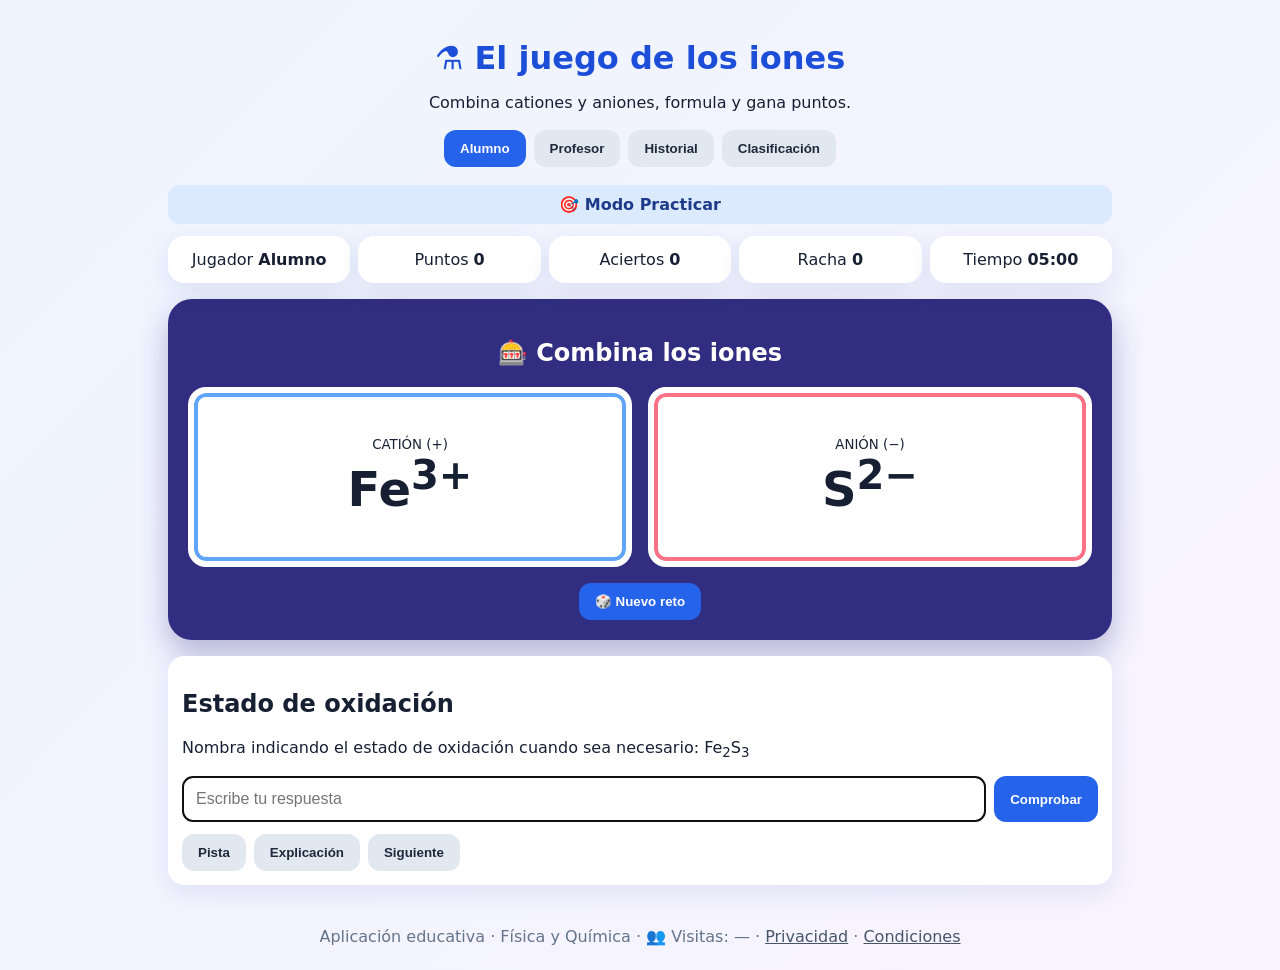
<file: index.html>
<!doctype html>
<html lang="es"><head><meta charset="utf-8"><meta name="viewport" content="width=device-width,initial-scale=1,viewport-fit=cover"><meta name="theme-color" content="#2563eb"><meta name="description" content="Juego educativo para practicar iones, formulación y nomenclatura química"><link rel="manifest" href="./manifest.webmanifest"><link rel="stylesheet" href="./style.css"><title>El juego de los iones</title></head>
<body><main class="app"><header><h1>⚗️ El juego de los iones</h1><p>Combina cationes y aniones, formula y gana puntos.</p></header>
<nav><button data-view="student" class="active">Alumno</button><button data-view="teacher">Profesor</button><button data-view="history">Historial</button><button data-view="ranking">Clasificación</button></nav>
<section id="student" class="view active"><div id="learningModeBanner" class="mode-banner"></div><div class="stats"><div>Jugador <b id="playerName">Alumno</b></div><div>Puntos <b id="score">0</b></div><div>Aciertos <b id="correctAnswers">0</b></div><div>Racha <b id="streak">0</b></div><div>Tiempo <b id="timer">05:00</b></div></div>
<div class="machine"><h2>🎰 Combina los iones</h2><div class="slots"><article class="slot cation"><small>CATIÓN (+)</small><strong id="cationSymbol"></strong><span id="cationName"></span></article><article class="slot anion"><small>ANIÓN (−)</small><strong id="anionSymbol"></strong><span id="anionName"></span></article></div><button id="spinButton" class="primary">🎲 Nuevo reto</button></div>
<div class="exercise"><h2 id="exerciseTitle">Formula el compuesto</h2><p id="exerciseQuestion"></p><form id="answerForm"><input id="answerInput" autocomplete="off" autocapitalize="off" placeholder="Escribe tu respuesta" required><button class="primary">Comprobar</button></form><div id="feedback" aria-live="polite"></div><div class="actions"><button id="hintButton" type="button">Pista</button><button id="explanationButton" type="button">Explicación</button><button id="nextButton" type="button">Siguiente</button></div><div id="explanationPanel" class="hidden"></div></div></section>
<section id="teacher" class="view"><h2>👩‍🏫 Panel del profesor</h2><div class="formgrid"><label>Modo de trabajo<select id="workMode"><option value="learn">Aprender</option><option value="practice" selected>Practicar</option><option value="exam">Examen</option></select></label><label>Nombre del alumno<input id="studentNameInput" value="Alumno" maxlength="40"></label><label>Tipo de ejercicio<select id="exerciseType"><option value="mixed">Mixto</option><option value="formula">Fórmula</option><option value="stock">Estado de oxidación</option><option value="systematic">Composición (prefijos)</option></select></label><label>Familia de compuestos<select id="compoundFamily"></select></label><label>Dificultad<select id="difficulty"><option value="easy">Fácil · solo óxidos</option><option value="medium" selected>Medio · compuestos binarios</option><option value="hard">Difícil · hasta compuestos ternarios</option><option value="expert">Experto · todos los compuestos</option></select></label><label id="timeLabel">Tiempo<select id="gameTime"><option value="60">1 minuto</option><option value="180">3 minutos</option><option value="300" selected>5 minutos</option><option value="600">10 minutos</option><option value="0">Sin límite</option></select></label><label id="examQuestionsLabel" class="hidden">Preguntas del examen<select id="examQuestions"><option value="10" selected>10 preguntas</option><option value="20">20 preguntas</option><option value="30">30 preguntas</option></select></label></div><div id="modeHelp" class="mode-help"></div><div class="actions"><button id="saveConfiguration" class="primary">Guardar y comenzar</button><button id="resetGame">Reiniciar partida</button><button id="exportCsv">Exportar puntuaciones CSV</button></div><p class="note"><b>Progresión:</b> Fácil: solo óxidos; Medio: compuestos binarios; Difícil: compuestos binarios y ternarios; Experto: banco completo, incluidas sales ácidas. Las puntuaciones e historial se guardan localmente en este dispositivo.</p></section>
<section id="examResult" class="view"><h2>📝 Resultado del examen</h2><div id="examResultContent"></div><div class="actions"><button id="downloadExamReport" class="primary">⬇️ Descargar informe</button><button id="newExam">Nuevo examen</button><button id="backToTeacher">Volver al profesor</button></div></section><section id="history" class="view"><h2>📚 Historial</h2><div id="historyList"></div><button id="clearHistory">Borrar historial</button></section>
<section id="ranking" class="view"><h2>🏆 Clasificación</h2><div id="rankingList"></div><button id="clearRanking">Borrar puntuaciones</button></section></main>
<footer>Aplicación educativa · Física y Química · <span id="visitorCounter">👥 Visitas: <span id="gc-count">—</span></span> · <a href="./privacy.html">Privacidad</a> · <a href="./terms.html">Condiciones</a></footer><script type="module" src="./app-v5.js?v=2"></script><script data-goatcounter="https://pherrerot.goatcounter.com/count" async src="https://gc.zgo.at/count.js"></script><script>
(function(){
 var target=document.getElementById("gc-count"),tries=0;
 var timer=setInterval(function(){
  tries++;
  if(window.goatcounter&&window.goatcounter.get_data){
   clearInterval(timer);
   var path=window.goatcounter.get_data().p;
   var r=new XMLHttpRequest();
   r.addEventListener("load",function(){
    try{
     var d=JSON.parse(this.responseText);
     if(d&&d.count!=null)target.textContent=d.count;
    }catch(e){}
   });
   r.open("GET","https://pherrerot.goatcounter.com/counter/"+encodeURIComponent(path)+".json");
   r.send();
  }else if(tries>100){clearInterval(timer)}
 },100);
})();
</script></body></html>
</file>
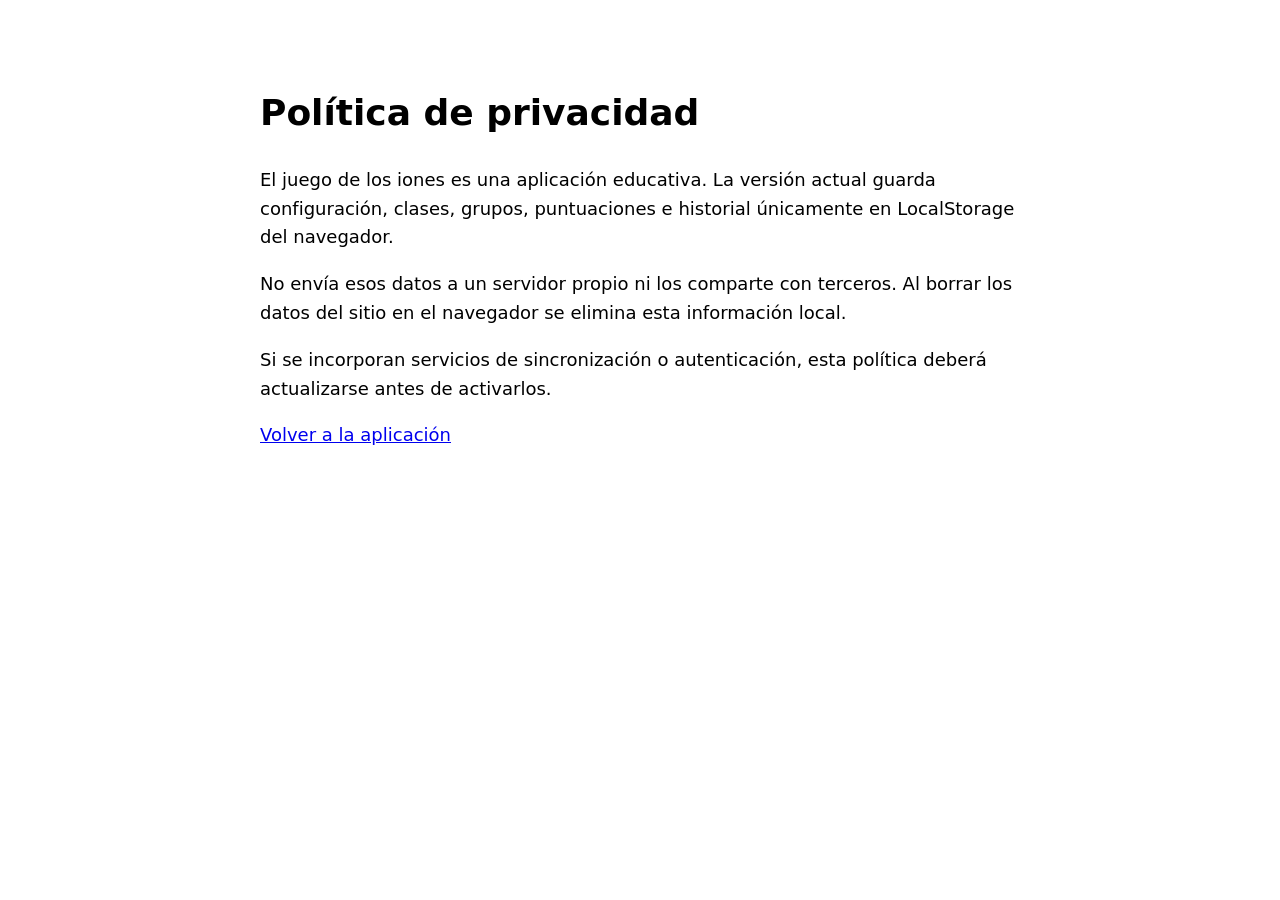
<file: privacy.html>
<!doctype html><html lang="es"><meta charset="utf-8"><meta name="viewport" content="width=device-width"><title>Privacidad · El juego de los iones</title><style>body{font:18px system-ui;max-width:760px;margin:40px auto;padding:20px;line-height:1.6}</style><h1>Política de privacidad</h1><p>El juego de los iones es una aplicación educativa. La versión actual guarda configuración, clases, grupos, puntuaciones e historial únicamente en LocalStorage del navegador.</p><p>No envía esos datos a un servidor propio ni los comparte con terceros. Al borrar los datos del sitio en el navegador se elimina esta información local.</p><p>Si se incorporan servicios de sincronización o autenticación, esta política deberá actualizarse antes de activarlos.</p><p><a href="./">Volver a la aplicación</a></p></html>
</file>
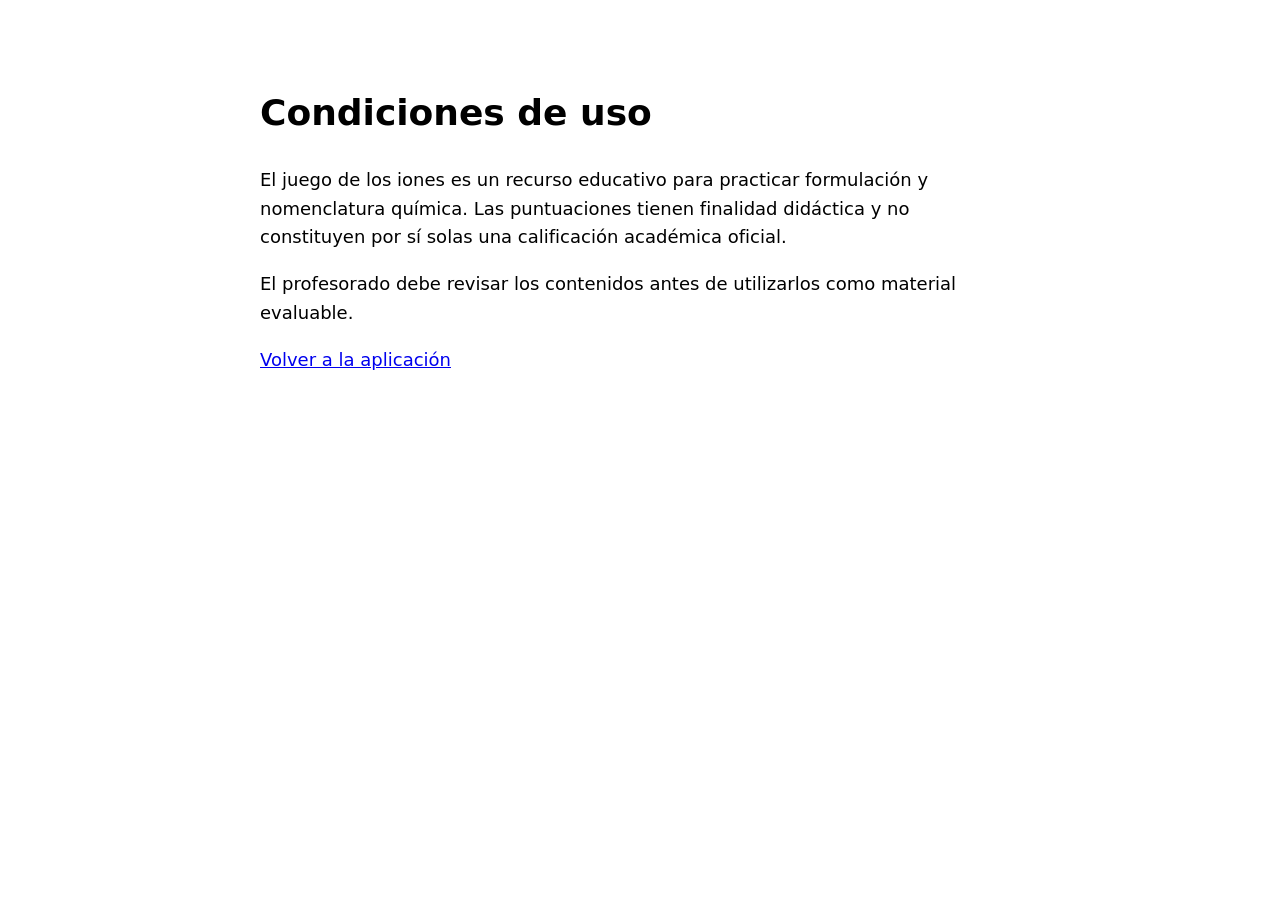
<file: terms.html>
<!doctype html><html lang="es"><meta charset="utf-8"><meta name="viewport" content="width=device-width"><title>Condiciones · El juego de los iones</title><style>body{font:18px system-ui;max-width:760px;margin:40px auto;padding:20px;line-height:1.6}</style><h1>Condiciones de uso</h1><p>El juego de los iones es un recurso educativo para practicar formulación y nomenclatura química. Las puntuaciones tienen finalidad didáctica y no constituyen por sí solas una calificación académica oficial.</p><p>El profesorado debe revisar los contenidos antes de utilizarlos como material evaluable.</p><p><a href="./">Volver a la aplicación</a></p></html>
</file>
<file: style.css>
:root{font-family:Inter,system-ui,-apple-system,"Segoe UI",sans-serif;color:#172033;background:#eef5ff}*{box-sizing:border-box}body{margin:0;background:linear-gradient(135deg,#eef5ff,#f8f3ff);min-height:100vh}.app{max-width:980px;margin:auto;padding:18px}header{text-align:center}h1{color:#1d4ed8;margin-bottom:4px}nav{display:flex;gap:8px;flex-wrap:wrap;justify-content:center;margin:18px 0}button{border:0;border-radius:12px;padding:11px 16px;font-weight:700;cursor:pointer;background:#e2e8f0;color:#1e293b}.primary,nav button.active{background:#2563eb;color:#fff}.view{display:none}.view.active{display:block}.stats{display:grid;grid-template-columns:repeat(5,1fr);gap:8px;margin-bottom:16px}.stats div,.exercise,#teacher,#history,#ranking{background:#fff;border-radius:16px;padding:14px;box-shadow:0 8px 24px #1e3a8a18}.stats div{text-align:center}.machine{background:#312e81;color:#fff;border-radius:24px;padding:20px;text-align:center;box-shadow:0 14px 30px #312e8150}.slots{display:grid;grid-template-columns:1fr 1fr;gap:16px;margin:16px 0}.slot{min-height:180px;border:6px solid #fff;background:#fff;color:#172033;border-radius:18px;display:flex;flex-direction:column;justify-content:center;align-items:center}.slot strong{font-size:3rem}.slot.cation{box-shadow:inset 0 0 0 4px #60a5fa}.slot.anion{box-shadow:inset 0 0 0 4px #fb7185}.slot.spinning{animation:pulse .22s linear infinite alternate}@keyframes pulse{to{transform:translateY(-5px)}}.exercise{margin-top:16px}.exercise form{display:flex;gap:8px}.exercise input,.formgrid input,.formgrid select{width:100%;padding:12px;border:2px solid #cbd5e1;border-radius:10px;font-size:1rem}.actions{display:flex;gap:8px;margin-top:12px;flex-wrap:wrap}#feedback{font-weight:800;margin-top:12px}.ok{color:#15803d}.bad{color:#b91c1c}.hidden{display:none!important}.formgrid{display:grid;grid-template-columns:1fr 1fr;gap:12px}.formgrid label{font-weight:700}.note{color:#64748b}table{width:100%;border-collapse:collapse}td,th{padding:9px;border-bottom:1px solid #e2e8f0;text-align:left}footer{text-align:center;padding:24px;color:#64748b}footer a{color:#475569}.teams .app{max-width:1100px}@media(max-width:650px){.stats{grid-template-columns:repeat(2,1fr)}.slots{gap:8px}.slot{min-height:140px}.slot strong{font-size:2.2rem}.formgrid{grid-template-columns:1fr}.exercise form{flex-direction:column}}@media(prefers-reduced-motion:reduce){*{animation:none!important;scroll-behavior:auto!important}}
.diagnosis{display:inline-block;margin-top:6px;color:#991b1b;font-weight:700}.solution{display:inline-block;margin-top:7px;color:#475569}.teaching-steps{display:grid;gap:8px;margin:10px 0}.teaching-steps p{margin:0;padding:10px 12px;background:#eff6ff;border-left:4px solid #2563eb;border-radius:8px}.answer-summary{margin-top:12px;padding:12px;background:#f8fafc;border:1px solid #cbd5e1;border-radius:10px;line-height:1.7}#explanationPanel{margin-top:14px;padding:14px;background:#fff;border:2px solid #dbeafe;border-radius:14px}

.mode-banner{margin-bottom:12px;padding:10px 14px;border-radius:12px;background:#dbeafe;color:#1e3a8a;font-weight:800;text-align:center}.mode-help{margin-top:14px;padding:12px 14px;background:#f8fafc;border:1px solid #cbd5e1;border-radius:12px;line-height:1.5}.exam-summary{display:grid;grid-template-columns:repeat(3,1fr);gap:12px;margin:16px 0}.exam-summary div{background:#eff6ff;border-radius:14px;padding:18px;text-align:center}.exam-summary b{display:block;font-size:1.8rem;color:#1d4ed8}.exam-summary span{display:block;margin-top:4px;color:#475569}.table-wrap{overflow-x:auto}#examResult{background:#fff;border-radius:16px;padding:18px;box-shadow:0 8px 24px #1e3a8a18}.learning-stats div:nth-child(2),.learning-stats div:nth-child(4),.learning-stats div:nth-child(5){opacity:.55}@media(max-width:650px){.exam-summary{grid-template-columns:1fr}}
</file>
